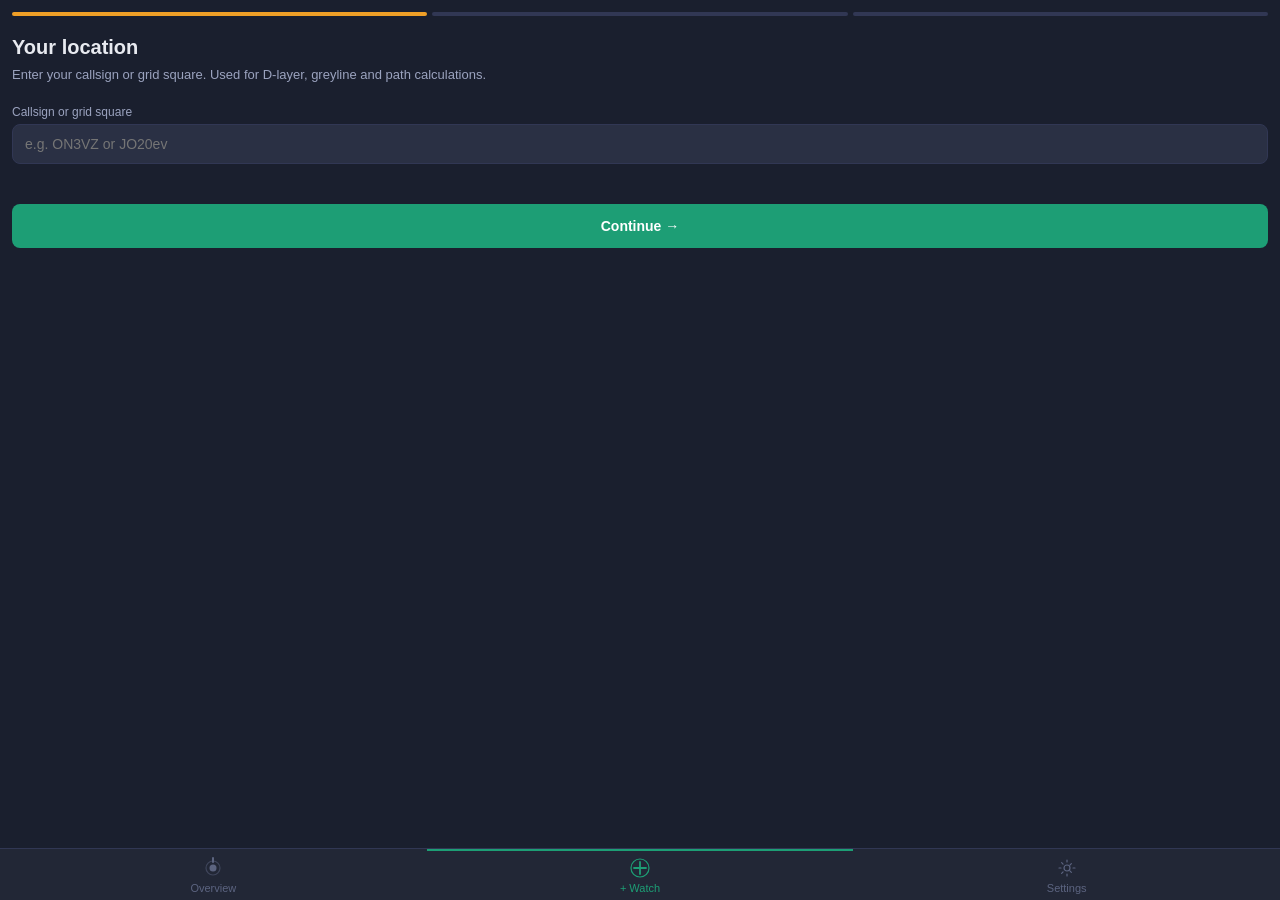
<file: index.html>
<!DOCTYPE html>
<html lang="en" data-theme="dark">
<head>
<meta charset="UTF-8">
<meta http-equiv="Cache-Control" content="no-cache, no-store, must-revalidate">
<meta http-equiv="Pragma" content="no-cache">
<meta name="viewport" content="width=device-width, initial-scale=1.0, viewport-fit=cover">
<meta name="theme-color" content="#1A1F2E">
<link rel="manifest" href="manifest.json">
<title>Propagation Watch v30</title>
<link rel="stylesheet" href="css/style.css">
</head>
<body>

<!-- Nav -->
<nav id="nav">
  <div class="nav-tab active" id="tab-home" onclick="goHome()">
    <svg width="22" height="22" viewBox="0 0 22 22" fill="none">
      <circle cx="11" cy="11" r="3.5" fill="currentColor"/>
      <circle cx="11" cy="11" r="7" stroke="currentColor" stroke-width="1.2" fill="none" opacity=".5"/>
      <line x1="11" y1="1" x2="11" y2="5" stroke="currentColor" stroke-width="2" stroke-linecap="round"/>
    </svg>
    Overview
  </div>
  <div class="nav-tab" id="tab-setup" onclick="goNewWatch()">
    <svg width="22" height="22" viewBox="0 0 22 22" fill="none">
      <circle cx="11" cy="11" r="9" stroke="currentColor" stroke-width="1.2"/>
      <line x1="11" y1="5" x2="11" y2="17" stroke="currentColor" stroke-width="1.8" stroke-linecap="round"/>
      <line x1="5" y1="11" x2="17" y2="11" stroke="currentColor" stroke-width="1.8" stroke-linecap="round"/>
    </svg>
    + Watch
  </div>
  <div class="nav-tab" id="tab-settings" onclick="goSettings()">
    <svg width="22" height="22" viewBox="0 0 22 22" fill="none">
      <circle cx="11" cy="11" r="3" stroke="currentColor" stroke-width="1.2"/>
      <path d="M11 3v2M11 17v2M3 11h2M17 11h2M5.64 5.64l1.42 1.42M13.94 13.94l1.42 1.42M5.64 16.36l1.42-1.42M13.94 8.06l1.42-1.42"
            stroke="currentColor" stroke-width="1.2" stroke-linecap="round"/>
    </svg>
    Settings
  </div>
</nav>

<!-- Toasts -->
<div id="toasts"></div>

<main id="main">

<!-- ══ HOME ══ -->
<section id="screen-home" class="screen active">
  <div id="storm-banner">
    <div>
      <div id="storm-title" style="font-weight:600;color:var(--bad-tx)"></div>
      <div id="storm-sub" style="font-size:12px;color:var(--bad-tx)"></div>
    </div>
  </div>
  <div id="gl-countdown-wrap"></div>
  <div id="es-card-wrap"></div>
  <div id="statusbar">
    <span>Kp <span class="val" id="sb-kp">—</span></span>
    <span>SFI <span class="val" id="sb-sfi">—</span></span>
    <span id="sb-g" style="font-size:11px"></span>
    <span id="sb-age" style="font-size:11px"></span>
    <button class="refresh-btn" onclick="doRefresh()">↺</button>
  </div>
  <div id="timeline-wrap">
    <div id="timeline-hdr">
      <span>24h timeline</span>
      <span id="tl-now" style="font-family:var(--mono)"></span>
    </div>
    <div id="timeline-scroll">
      <svg id="timeline-svg" height="80" style="display:block"></svg>
    </div>
  </div>
  <div id="watch-list"></div>
  <div id="dx-panel" class="card" style="margin-top:8px"></div>
  <div class="fab-row">
    <button id="btn-quickcheck" class="fab fab-sec" onclick="goQuickCheck()">Quick check</button>
    <button id="btn-addwatch" class="fab fab-pri" onclick="goNewWatch()">+ Watch</button>
  </div>
</section>

<!-- ══ WATCH DETAIL ══ -->
<section id="screen-detail" class="screen">
  <div class="det-back">
    <button class="det-back-btn" onclick="goHome()">←</button>
    <span id="det-title" style="font-weight:600;font-size:15px"></span>
  </div>
  <div id="det-body"></div>
</section>

<!-- ══ SETUP ══ -->
<section id="screen-setup" class="screen">
  <div id="setup-body"></div>
</section>

<!-- ══ SETTINGS ══ -->
<section id="screen-settings" class="screen">
  <div class="settings-head">
    <button class="det-back-btn" onclick="goHome()">←</button>
    <h2 id="sh-settings" style="font-size:18px;font-weight:700">Settings</h2>
  </div>

  <!-- API -->
  <div class="card">
    <h3 style="font-weight:600;margin-bottom:12px"><span id="sh-data">📡 Data Sources</span></h3>
    <div style="display:flex;justify-content:space-between;align-items:center;margin-bottom:10px">
      <div id="api-status-box" style="font-size:12px;color:var(--tx2)">
        Tap Test API to check NOAA and DX connectivity.
      </div>
      <button id="api-test-btn" onclick="doTestAPI()"
        style="background:var(--good);color:#fff;border:none;border-radius:var(--r8);
               padding:8px 16px;font-size:13px;font-weight:600;cursor:pointer;
               white-space:nowrap;min-height:40px;flex-shrink:0;margin-left:10px">
        🔌 Test API
      </button>
    </div>
    <div id="api-endpoints"></div>
  </div>

  <!-- Power -->
  <div class="card">
    <h3 style="font-weight:600;margin-bottom:12px"><span id="sh-power">⚡ Power &amp; License</span></h3>
    <div style="margin-bottom:12px">
      <label id="lbl-licclass" style="font-size:12px;color:var(--tx2);display:block;margin-bottom:8px">License class</label>
      <div class="lic-list">
        <button class="lic-btn" id="lic-C" onclick="setLicClass('C')">
          <span style="font-weight:700">Class C</span>
          <span class="lic-max">max 25W</span>
        </button>
        <button class="lic-btn" id="lic-B" onclick="setLicClass('B')">
          <span style="font-weight:700">Class B</span>
          <span class="lic-max">max 100W</span>
        </button>
        <button class="lic-btn active" id="lic-A" onclick="setLicClass('A')">
          <span style="font-weight:700">Class A</span>
          <span class="lic-max">max 1500W</span>
        </button>
      </div>
    </div>
    <div>
      <label style="font-size:12px;color:var(--tx2);display:block;margin-bottom:6px">
        <span id="lbl-power">Transmit power</span>: <span id="pwr-val" style="font-family:var(--mono);color:var(--tx1)">100W</span>
        <span id="pwr-db" style="font-size:11px;color:var(--tx3)"> (ref 100W)</span>
      </label>
      <input type="range" id="pwr-slider" min="1" max="1500" step="1" value="100"
             oninput="setPower(this.value)" style="width:100%"/>
      <div style="display:flex;justify-content:space-between;font-size:10px;
                  color:var(--tx3);font-family:var(--mono);margin-top:4px">
        <span>1W</span><span>5W</span><span id="pwr-mid">100W</span><span id="pwr-max">1500W</span>
      </div>
      <div id="pwr-hint" style="font-size:12px;color:var(--tx3);margin-top:6px"></div>
    </div>
    <div class="toggle-row" style="margin-top:14px">
      <span id="lbl-qrp" style="font-size:13px">QRP mode (≤ 5W)</span>
      <label class="toggle-wrap">
        <input type="checkbox" id="qrp-tog" onchange="setQRP(this.checked)"/>
        <span class="toggle-track"></span>
      </label>
    </div>
  </div>

  <!-- Location -->
  <div class="card">
    <h3 style="font-weight:600;margin-bottom:12px"><span id="sh-loc">📍 Location</span></h3>
    <div class="field">
      <label id="lbl-grid">Grid square</label>
      <input id="grid-inp" placeholder="e.g. JO20ev" autocapitalize="characters" style="text-transform:uppercase"/>
    </div>
    <button id="btn-saveloc" class="btn btn-pri" onclick="saveLocation()">Save location</button>
  </div>

  <!-- Display -->
  <div class="card">
    <h3 style="font-weight:600;margin-bottom:12px"><span id="sh-display">🎨 Display</span></h3>
    <div class="field" style="margin-bottom:12px">
      <label id="lbl-lang">Language</label>
      <select id="lang-sel" onchange="saveLang(this.value)">
        <option value="en">English</option>
        <option value="nl">Nederlands</option>
      </select>
    </div>
    <div class="toggle-row">
      <span id="lbl-theme" style="font-size:13px">Light theme</span>
      <label class="toggle-wrap">
        <input type="checkbox" id="theme-tog" onchange="setTheme(this.checked)"/>
        <span class="toggle-track"></span>
      </label>
    </div>
  </div>
</section>


<!-- ══ MAP ══ -->
<section id="screen-map" class="screen">
  <div class="det-back">
    <button class="det-back-btn" onclick="closeMap()">←</button>
    <div>
      <div id="map-title" style="font-weight:600;font-size:15px"></div>
      <div id="map-info" style="font-size:11px;color:var(--tx2);font-family:var(--mono)"></div>
    </div>
  </div>
  <div id="map-container" style="height:50vh;border-radius:var(--r12);overflow:hidden;border:1px solid var(--bdr)"></div>
  <div class="card" style="margin-top:8px;padding:10px 12px">
    <div style="font-size:11px;color:var(--tx3);margin-bottom:4px;font-family:var(--mono)">
      24h path reliability — <span id="map-band-mode" style="color:var(--tx2)"></span>
    </div>
    <div id="map-quality-chart" style="width:100%"></div>
  </div>
  <div class="card" style="margin-top:8px">
    <div style="display:grid;grid-template-columns:1fr 1fr;gap:8px;font-size:13px">
      <div>
        <div style="color:var(--tx2);font-size:11px">Short path</div>
        <div id="map-sp" style="font-family:var(--mono);font-weight:600;color:var(--good)"></div>
      </div>
      <div>
        <div style="color:var(--tx2);font-size:11px">Long path</div>
        <div id="map-lp" style="font-family:var(--mono);font-weight:600;color:var(--warn)"></div>
      </div>
    </div>
    <div style="margin-top:10px;font-size:12px;color:var(--tx3)">
      🟢 Short path &nbsp; 🟠 Long path &nbsp; 🟡 Greyline terminator
    </div>
  </div>
</section>

</main>

<!-- SunCalc -->
<script src="lib/suncalc.js"></script>

<script src="js/app.js"></script>
</body>
</html>
<!-- build: 2026-05-12T04:59:35Z -->
</file>
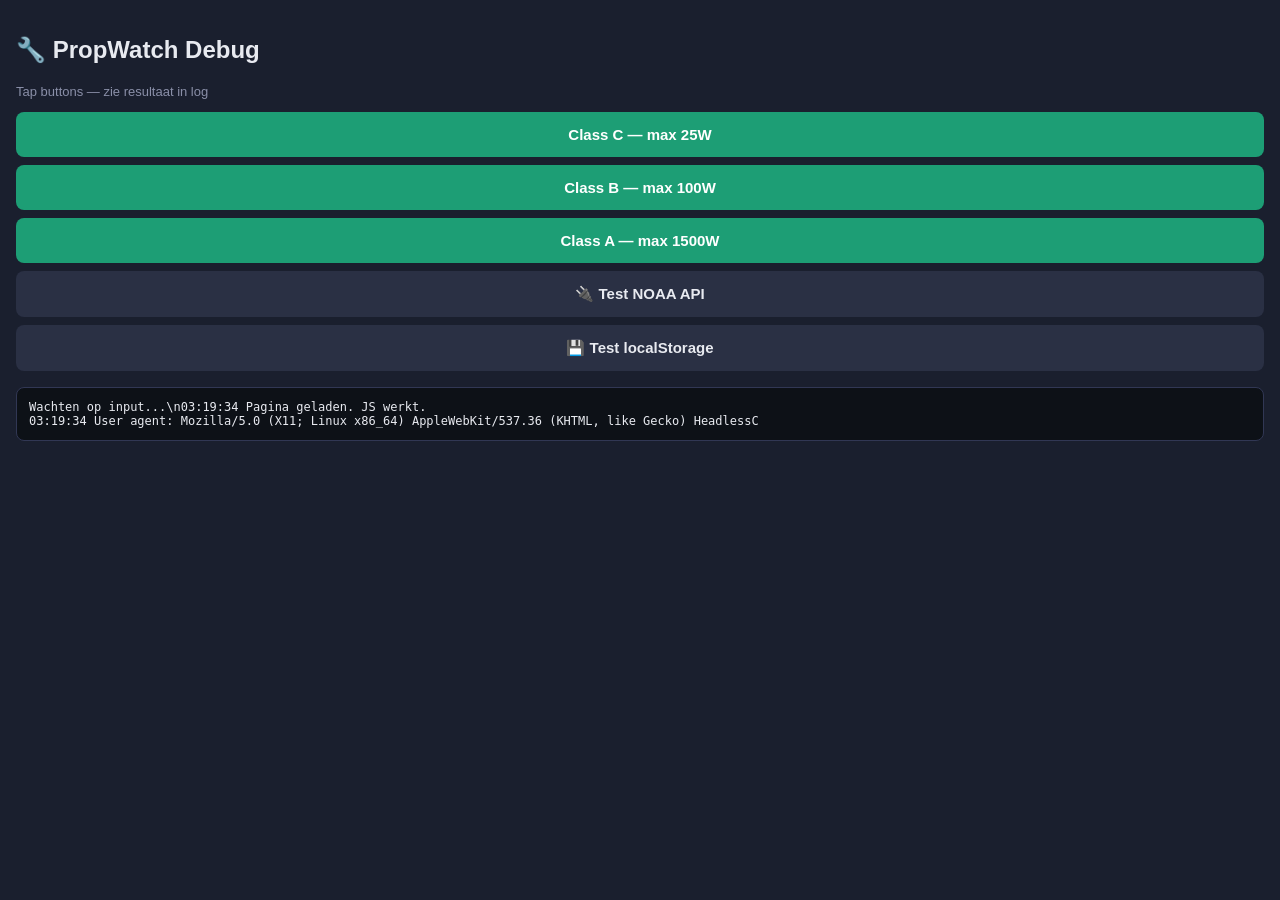
<file: debug.html>
<!DOCTYPE html>
<html data-theme="dark">
<head>
<meta charset="UTF-8">
<meta name="viewport" content="width=device-width,initial-scale=1">
<title>PropWatch Debug</title>
<style>
body{background:#1A1F2E;color:#E8EAF0;font-family:sans-serif;margin:0;padding:16px}
.btn{display:block;width:100%;padding:14px;margin:8px 0;border:none;border-radius:8px;
     font-size:15px;cursor:pointer;font-weight:600}
.btn-green{background:#1D9E75;color:#fff}
.btn-grey{background:#2A3044;color:#E8EAF0}
#log{background:#0D1117;border:1px solid #313754;border-radius:8px;padding:12px;
     margin-top:16px;font-family:monospace;font-size:12px;white-space:pre-wrap;
     max-height:300px;overflow-y:auto}
</style>
</head>
<body>
<h2>🔧 PropWatch Debug</h2>
<p style="color:#8A8FA8;font-size:13px">Tap buttons — zie resultaat in log</p>

<button class="btn btn-green" onclick="testBtn('Class C 25W')">Class C — max 25W</button>
<button class="btn btn-green" onclick="testBtn('Class B 100W')">Class B — max 100W</button>
<button class="btn btn-green" onclick="testBtn('Class A 1500W')">Class A — max 1500W</button>
<button class="btn btn-grey" onclick="testAPI()">🔌 Test NOAA API</button>
<button class="btn btn-grey" onclick="testStorage()">💾 Test localStorage</button>

<div id="log">Wachten op input...\n</div>

<script>
function log(msg) {
  var el = document.getElementById('log');
  el.textContent += new Date().toTimeString().slice(0,8) + ' ' + msg + '\n';
  el.scrollTop = el.scrollHeight;
}

function testBtn(label) {
  log('✅ Button werkt: ' + label);
  log('   JS is actief op dit apparaat');
}

async function testAPI() {
  log('→ Fetching NOAA Kp...');
  try {
    var r = await fetch('https://services.swpc.noaa.gov/json/planetary_k_index_1m.json');
    log('   HTTP status: ' + r.status);
    var data = await r.json();
    var last = data[data.length-1];
    log('✅ Kp = ' + last.Kp + ' at ' + last.time_tag);
  } catch(e) {
    log('❌ Fout: ' + e.message);
  }
  
  log('→ Fetching NOAA SFI...');
  try {
    var r2 = await fetch('https://services.swpc.noaa.gov/json/solar-cycle/observed-solar-cycle-indices.json');
    log('   HTTP status: ' + r2.status);
    var d2 = await r2.json();
    var l2 = d2[d2.length-1];
    log('✅ SFI = ' + l2.flux + ' at ' + l2['time-tag']);
  } catch(e2) {
    log('❌ Fout: ' + e2.message);
  }
}

function testStorage() {
  try {
    localStorage.setItem('test', '123');
    var v = localStorage.getItem('test');
    localStorage.removeItem('test');
    log('✅ localStorage werkt: ' + v);
    
    var keys = Object.keys(localStorage).filter(k => k.startsWith('pw_'));
    log('   PropWatch opgeslagen data: ' + keys.length + ' sleutels');
    keys.forEach(function(k) {
      log('   ' + k + ': ' + localStorage.getItem(k).substring(0,60) + '...');
    });
  } catch(e) {
    log('❌ localStorage fout: ' + e.message);
  }
}

log('Pagina geladen. JS werkt.');
log('User agent: ' + navigator.userAgent.substring(0, 80));
</script>
</body>
</html>
</file>
<file: css/style.css>
/* Propagation Watch — Stylesheet
 * Single CSS file: tokens, layout, components
 */

/* ── Reset ── */
*,*::before,*::after{box-sizing:border-box;margin:0;padding:0}
body{font-family:-apple-system,BlinkMacSystemFont,'Segoe UI',sans-serif;
     background:#1A1F2E;color:#E8EAF0;min-height:100dvh}

/* ── CSS Variables ── */
:root{
  --bg1:#1A1F2E;--bg2:#222736;--bg3:#2A3044;--bg4:#313754;
  --tx1:#E8EAF0;--tx2:#9BA3BF;--tx3:#5C6480;
  --bdr:#313754;--bdr2:#262B3D;
  --good:#1D9E75;--good-bg:#0D3D2D;--good-tx:#4ECFA0;
  --warn:#EF9F27;--warn-bg:#3D2A08;--warn-tx:#F9C46A;
  --bad:#E24B4A; --bad-bg:#3D1010;  --bad-tx:#F09090;
  --mono:'Courier New',monospace;
  --r8:8px;--r12:12px;
  --nav-h:52px;
}
[data-theme="light"]{
  --bg1:#F0F2F8;--bg2:#E4E7F0;--bg3:#D8DCE8;--bg4:#CDD2E0;
  --tx1:#1A1F2E;--tx2:#3D4560;--tx3:#6B7494;
  --bdr:#BEC4D4;--bdr2:#CDD2E0;
  --good-tx:#0E7A58;--warn-tx:#A96B0A;--bad-tx:#C02020;
}

/* ── Layout ── */
#nav{position:fixed;bottom:0;left:0;right:0;height:var(--nav-h);
     background:var(--bg2);border-top:1px solid var(--bdr);
     display:flex;z-index:100;padding-bottom:env(safe-area-inset-bottom)}
.nav-tab{flex:1;display:flex;flex-direction:column;align-items:center;
         justify-content:center;gap:3px;font-size:11px;color:var(--tx3);
         cursor:pointer;border-top:2px solid transparent;padding:6px 4px}
.nav-tab.active{color:var(--good);border-top-color:var(--good)}
#main{padding:12px 12px calc(var(--nav-h) + 12px + env(safe-area-inset-bottom))}

/* ── Screens ── */
.screen{display:none}
.screen.active{display:block}

/* ── Cards ── */
.card{background:var(--bg2);border:1px solid var(--bdr);border-radius:var(--r12);
      padding:14px 16px;margin-bottom:12px}

/* ── Watch card ── */
.wcard{border-left:3px solid var(--bdr);cursor:pointer;transition:background .1s}
.wcard:hover{background:var(--bg3)}
.wcard-top{display:flex;justify-content:space-between;align-items:flex-start;margin-bottom:8px}
.wcard-name{font-weight:600;font-size:15px}
.wcard-meta{font-size:11px;color:var(--tx2);font-family:var(--mono);margin-top:2px}
.wcard-actions{display:flex;gap:6px}
.wcard-bottom{display:flex;justify-content:space-between;align-items:center}
.wcard-state{font-size:12px;font-weight:600}
.wcard-sub{font-size:11px;color:var(--tx2);margin-top:2px}
.wcard-pct{font-family:var(--mono);font-size:22px;font-weight:700;margin-left:12px}
.pwr-badge{font-family:var(--mono);font-size:10px;background:var(--bg3);
           border:1px solid var(--bdr);border-radius:20px;padding:1px 7px;
           margin-left:8px;vertical-align:middle}

/* ── Status bar ── */
#statusbar{display:flex;align-items:center;gap:12px;font-family:var(--mono);
           font-size:12px;padding:8px 0;border-bottom:1px solid var(--bdr2);
           margin-bottom:12px;color:var(--tx2)}
#statusbar .val{color:var(--tx1);font-weight:600}
#statusbar .kp-ok{color:var(--good-tx)}
#statusbar .kp-warn{color:var(--warn-tx)}
#statusbar .kp-bad{color:var(--bad-tx)}
.refresh-btn{margin-left:auto;background:var(--bg3);border:1px solid var(--bdr);
             border-radius:6px;padding:4px 10px;color:var(--tx2);cursor:pointer;
             font-size:12px}

/* ── Timeline ── */
#timeline-wrap{background:var(--bg2);border:1px solid var(--bdr);border-radius:var(--r12);
               padding:10px;margin-bottom:12px}
#timeline-hdr{display:flex;justify-content:space-between;font-size:11px;
              color:var(--tx3);font-family:var(--mono);margin-bottom:6px}
#timeline-scroll{overflow-x:auto;-webkit-overflow-scrolling:touch}
#timeline-svg{display:block}

/* ── FAB row ── */
.fab-row{display:flex;gap:8px;justify-content:flex-end;margin-top:8px}
.fab{border:none;border-radius:var(--r8);padding:11px 18px;font-size:13px;
     font-weight:600;cursor:pointer}
.fab-pri{background:var(--good);color:#fff}
.fab-sec{background:var(--bg3);color:var(--tx2);border:1px solid var(--bdr)}

/* ── Empty state ── */
.empty{text-align:center;padding:48px 16px;color:var(--tx3);font-size:14px}

/* ── Buttons ── */
.btn{display:inline-flex;align-items:center;justify-content:center;
     min-height:44px;padding:0 16px;border-radius:var(--r8);border:none;
     font-size:14px;font-weight:600;cursor:pointer;width:100%;margin-top:8px}
.btn-pri{background:var(--good);color:#fff}
.btn-sec{background:var(--bg3);color:var(--tx1);border:1px solid var(--bdr)}
.btn-ico{width:36px;height:36px;min-height:unset;padding:0;background:var(--bg3);
         border:1px solid var(--bdr);border-radius:var(--r8);color:var(--tx2);font-size:15px}
.btn-del{color:var(--bad-tx)}

/* ── Form ── */
.field{margin-bottom:14px}
.field label{display:block;font-size:12px;color:var(--tx2);margin-bottom:5px;font-weight:500}
.field input,.field select{width:100%;background:var(--bg3);border:1px solid var(--bdr);
  border-radius:var(--r8);padding:11px 12px;color:var(--tx1);font-size:14px;
  font-family:inherit;outline:none}
.field input:focus,.field select:focus{border-color:var(--good)}
.field-hint{font-size:11px;color:var(--good);font-family:var(--mono);margin-top:4px;min-height:14px}
.field-grid{display:grid;grid-template-columns:1fr 1fr;gap:10px}
.field-hint-warn{color:var(--warn-tx)}

/* ── Suggestion grid ── */
.sugg-grid{display:grid;grid-template-columns:1fr 1fr;gap:8px;margin-bottom:14px}
.sugg-btn{background:var(--bg3);border:1px solid var(--bdr);border-radius:var(--r8);
          padding:10px 12px;cursor:pointer;text-align:left;transition:border-color .1s}
.sugg-btn:hover,.sugg-btn.sel{border-color:var(--good)}
.sugg-pre{font-family:var(--mono);font-weight:700;font-size:13px;color:var(--tx1)}
.sugg-name{font-size:11px;color:var(--tx2);margin-top:2px}
.sugg-dist{font-size:10px;color:var(--tx3);font-family:var(--mono)}

/* ── Setup progress ── */
.prog-bar{display:flex;gap:5px;margin-bottom:20px}
.prog-dot{height:4px;flex:1;border-radius:2px;background:var(--bdr)}
.prog-dot.done{background:var(--good)}
.prog-dot.active{background:var(--warn)}
.setup-title{font-size:20px;font-weight:700;margin-bottom:6px}
.setup-sub{font-size:13px;color:var(--tx2);margin-bottom:20px;line-height:1.5}
.setup-skip{width:100%;background:none;border:none;color:var(--tx3);
            font-size:13px;cursor:pointer;padding:10px;margin-top:4px}

/* ── Toggle ── */
.toggle-row{display:flex;justify-content:space-between;align-items:center;padding:4px 0}
.toggle-wrap{position:relative;width:50px;height:28px;flex-shrink:0}
.toggle-wrap input{opacity:0;width:0;height:0}
.toggle-track{position:absolute;inset:0;background:var(--bg4);border:1px solid var(--bdr);
              border-radius:14px;cursor:pointer;transition:background .2s}
.toggle-wrap input:checked+.toggle-track{background:var(--good);border-color:var(--good)}
.toggle-track::after{content:'';position:absolute;top:3px;left:3px;width:20px;height:20px;
                     background:#fff;border-radius:50%;transition:transform .2s}
.toggle-wrap input:checked+.toggle-track::after{transform:translateX(22px)}

/* ── Detail screen ── */
.det-back{display:flex;align-items:center;gap:10px;margin-bottom:16px}
.det-back-btn{background:var(--bg3);border:1px solid var(--bdr);border-radius:var(--r8);
              width:40px;height:40px;font-size:18px;cursor:pointer;color:var(--tx1);
              display:flex;align-items:center;justify-content:center}
.big-num{font-family:var(--mono);font-size:52px;font-weight:700;line-height:1}
.big-lbl{font-size:12px;color:var(--tx2);margin-top:4px}
.info-table{width:100%}
.info-row{display:flex;justify-content:space-between;padding:5px 0;
          border-bottom:1px solid var(--bdr2);font-size:13px}
.info-row:last-child{border-bottom:none}
.info-key{color:var(--tx2)}
.info-val{font-family:var(--mono);color:var(--tx1)}
.next-win-box{border-radius:var(--r8);padding:14px;margin:12px 0}
.det-btn-row{display:flex;gap:8px;margin-top:12px}
.det-btn-row .btn{margin-top:0}

/* ── Storm banner ── */
#storm-banner{background:var(--bad-bg);border:1px solid var(--bad);border-radius:var(--r8);
              padding:10px 14px;margin-bottom:12px;display:none;
              justify-content:space-between;align-items:center;gap:12px}
#storm-banner.show{display:flex}

/* ── Toast ── */
#toasts{position:fixed;bottom:calc(var(--nav-h) + 8px + env(safe-area-inset-bottom));
        left:12px;right:12px;z-index:200;display:flex;flex-direction:column;gap:6px}
.toast{padding:12px 14px;border-radius:var(--r8);font-size:13px;
       animation:toast-in .2s ease;pointer-events:none}
.toast-ok{background:var(--good-bg);color:var(--good-tx);border:1px solid var(--good)}
.toast-warn{background:var(--warn-bg);color:var(--warn-tx);border:1px solid var(--warn)}
.toast-err{background:var(--bad-bg);color:var(--bad-tx);border:1px solid var(--bad)}
.toast-info{background:var(--bg4);color:var(--tx1);border:1px solid var(--bdr)}
@keyframes toast-in{from{opacity:0;transform:translateY(6px)}to{opacity:1;transform:translateY(0)}}

/* ── Settings ── */
.settings-head{display:flex;align-items:center;gap:12px;margin-bottom:16px}
.lic-list{display:flex;flex-direction:column;gap:8px}
.lic-btn{width:100%;background:var(--bg3);border:1px solid var(--bdr);border-radius:var(--r8);
         padding:12px 16px;display:flex;justify-content:space-between;align-items:center;
         cursor:pointer;font-size:14px;color:var(--tx1)}
.lic-btn.active{background:var(--good-bg);border-color:var(--good);color:var(--good-tx)}
.lic-max{font-family:var(--mono);font-size:12px;color:var(--tx3)}
.lic-btn.active .lic-max{color:var(--good-tx)}
.api-row{background:var(--bg3);border:1px solid var(--bdr);border-radius:var(--r8);
         padding:10px 12px;margin-bottom:6px}
.api-row-top{display:flex;justify-content:space-between;align-items:center}
.api-url{font-size:10px;color:var(--tx3);font-family:var(--mono);margin-top:3px;word-break:break-all}
.api-err{font-size:10px;color:var(--bad-tx);font-family:var(--mono);margin-top:2px}

/* ── Sporadic-E card ── */
.es-card {
  border: 1px solid var(--bdr);
  border-radius: var(--r8);
  padding: 10px 14px;
  margin-bottom: 8px;
}
.es-top {
  display: flex;
  align-items: center;
  gap: 10px;
}
.es-icon { font-size: 20px; flex-shrink: 0; }
.es-info { flex: 1; min-width: 0; }
.es-title { font-weight: 600; font-size: 13px; }
.es-bands { font-size: 11px; color: var(--tx2); font-family: var(--mono); margin-top: 2px; }
.es-pct   { font-family: var(--mono); font-weight: 700; font-size: 20px; flex-shrink: 0; }
.es-hint  { font-size: 11px; color: var(--tx3); margin-top: 8px; line-height: 1.4; }

/* ── Greyline countdown ── */
.gl-countdown {
  display: flex;
  align-items: center;
  gap: 8px;
  padding: 8px 12px;
  margin-bottom: 6px;
  background: var(--bg2);
  border: 1px solid var(--bdr2);
  border-radius: var(--r8);
  font-size: 12px;
  flex-wrap: wrap;
}
.gl-alarm-btn {
  background: none;
  border: none;
  cursor: pointer;
  font-size: 16px;
  padding: 2px 4px;
  margin-left: auto;
}

/* ── Map markers ── */
.map-marker {
  padding: 2px 8px;
  border-radius: 4px;
  font-size: 11px;
  font-weight: 700;
  font-family: var(--mono);
  white-space: nowrap;
  box-shadow: 0 1px 4px rgba(0,0,0,.5);
}
.map-marker-tx { background: #1D9E75; color: #fff; }
.map-marker-rx { background: #EF9F27; color: #fff; }

/* ── Map legend ── */
.map-legend {
  background: var(--bg2);
  border: 1px solid var(--bdr);
  border-radius: var(--r8);
  padding: 8px 12px;
  font-size: 11px;
  color: var(--tx2);
  line-height: 1.8;
}

/* ── Storm recovery badge ── */
.storm-recovery-badge {
  display: inline-block;
  background: var(--good-bg);
  color: var(--good-tx);
  border: 1px solid var(--good);
  border-radius: 20px;
  padding: 2px 10px;
  font-size: 11px;
  font-weight: 600;
  margin-left: 8px;
}

/* ── DX Spot list ── */
.dx-spot-list {
  display: flex;
  flex-direction: column;
  gap: 4px;
}
.dx-spot {
  display: flex;
  align-items: center;
  gap: 8px;
  padding: 5px 8px;
  background: var(--bg3);
  border-radius: 6px;
  font-size: 12px;
  font-family: var(--mono);
  flex-wrap: nowrap;
  overflow: hidden;
}
.dx-spot-match {
  border: 1px solid var(--good);
  background: var(--good-bg);
}
.dx-spot-call { font-weight: 700; color: var(--tx1); min-width: 70px; }
.dx-spot-freq { color: var(--warn-tx); min-width: 60px; }
.dx-spot-band { min-width: 32px; font-weight: 600; }
.dx-spot-mode { color: var(--tx2); min-width: 35px; }
.dx-spot-de   { color: var(--tx3); flex: 1; overflow: hidden; text-overflow: ellipsis; }
.dx-spot-age  { color: var(--tx3); font-size: 10px; flex-shrink: 0; }

/* ── Region selector (hierarchical suggestions) ── */
.region-row {
  display: flex;
  flex-wrap: wrap;
  gap: 6px;
  margin-bottom: 4px;
}
.region-btn {
  flex: 1 1 auto;
  min-width: 0;
  background: var(--bg3);
  border: 1px solid var(--bdr);
  border-radius: var(--r8);
  padding: 8px 10px;
  font-size: 12px;
  font-weight: 600;
  color: var(--tx2);
  cursor: pointer;
  white-space: nowrap;
  overflow: hidden;
  text-overflow: ellipsis;
  transition: background var(--transition-fast), border-color var(--transition-fast);
  text-align: center;
}
.region-btn-active {
  background: var(--good-bg);
  border-color: var(--good);
  color: var(--good-tx);
}
</file>
